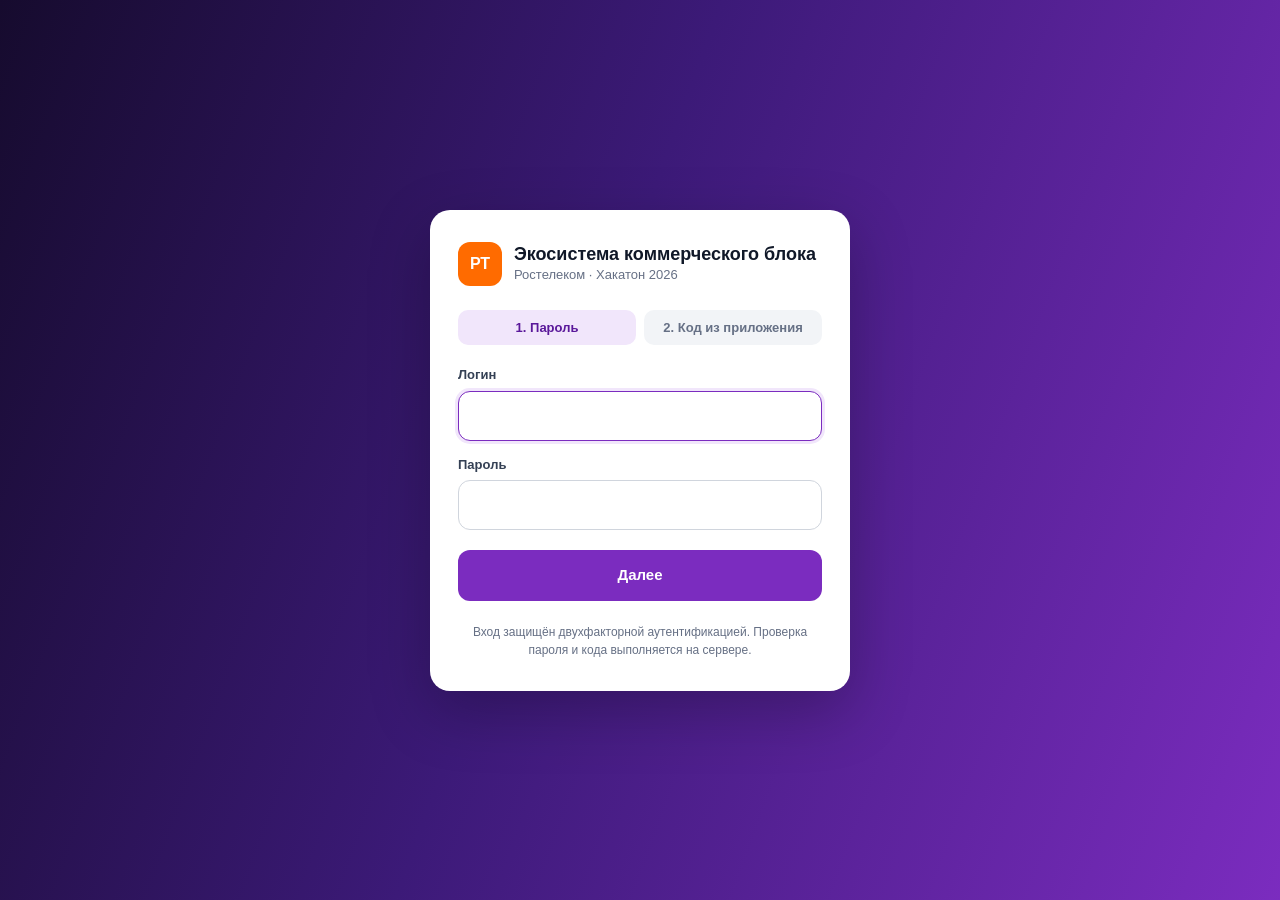
<file: login.html>
<!DOCTYPE html>
<html lang="ru">
<head>
<meta charset="UTF-8">
<meta name="viewport" content="width=device-width, initial-scale=1.0">
<meta name="robots" content="noindex">
<title>Вход · Экосистема коммерческого блока · Ростелеком</title>
<link rel="stylesheet" href="/login.css">
</head>
<body>
<main class="card">
  <div class="brand">
    <div class="logo" aria-hidden="true">РТ</div>
    <div>
      <h1>Экосистема коммерческого блока</h1>
      <p>Ростелеком · Хакатон 2026</p>
    </div>
  </div>

  <ol class="steps" aria-label="Этапы входа">
    <li id="step-1-mark" class="is-active">1. Пароль</li>
    <li id="step-2-mark">2. Код из приложения</li>
  </ol>

  <!-- Шаг 1: логин и пароль -->
  <form id="form-password" novalidate>
    <label for="username">Логин</label>
    <input id="username" name="username" autocomplete="username" autocapitalize="none"
           spellcheck="false" required maxlength="100">
    <label for="password">Пароль</label>
    <input id="password" name="password" type="password" autocomplete="current-password"
           required maxlength="1000">
    <button class="btn" type="submit">Далее</button>
  </form>

  <!-- Шаг 2: одноразовый код TOTP -->
  <form id="form-code" novalidate hidden>
    <p class="hint">Откройте Google Authenticator или Microsoft Authenticator и введите
      6-значный код для «Экосистема РТ». Код меняется каждые 30 секунд.</p>
    <label for="code">Одноразовый код</label>
    <input id="code" name="code" inputmode="numeric" pattern="[0-9]*" autocomplete="one-time-code"
           maxlength="6" required class="code-input" placeholder="000000">
    <button class="btn" type="submit">Войти</button>
    <button class="link" type="button" id="back">← Ввести логин и пароль заново</button>
  </form>

  <p id="message" class="message" role="alert" aria-live="assertive" hidden></p>
  <p class="foot">Вход защищён двухфакторной аутентификацией. Проверка пароля и кода выполняется на сервере.</p>
</main>
<script src="/login.js"></script>
</body>
</html>
</file>
<file: login.css>
/* Стили страницы входа — те же цвета, что и у основного сайта (css/style.css) */
:root {
  --purple: #7b2cbf; --purple-dark: #5a189a; --purple-soft: #f1e6fb;
  --dark: #160b2e; --orange: #ff6b00; --ink: #101828;
  --gray-700: #344054; --gray-500: #667085; --gray-300: #D0D5DD; --white: #FFFFFF;
  color-scheme: light;
}
* { box-sizing: border-box; margin: 0; padding: 0; }
body {
  font-family: "Segoe UI", Roboto, "Helvetica Neue", Arial, sans-serif;
  min-height: 100vh; display: grid; place-items: center; padding: 20px;
  background: linear-gradient(110deg, var(--dark) 0%, #3c1a78 45%, var(--purple) 100%);
  color: var(--ink); line-height: 1.5;
}
.card {
  width: 100%; max-width: 420px; background: var(--white); border-radius: 20px;
  padding: 32px 28px; box-shadow: 0 20px 60px rgba(0,0,0,.25);
}
.brand { display: flex; align-items: center; gap: 12px; margin-bottom: 24px; }
.logo {
  width: 44px; height: 44px; border-radius: 12px; flex: none;
  background: var(--orange); color: var(--white);
  display: grid; place-items: center; font-weight: 800; font-size: 16px;
}
.brand h1 { font-size: 18px; font-weight: 700; line-height: 1.25; }
.brand p { font-size: 13px; color: var(--gray-500); }
.steps { list-style: none; display: flex; gap: 8px; margin-bottom: 20px; font-size: 13px; font-weight: 600; }
.steps li { flex: 1; padding: 8px 10px; border-radius: 10px; background: #F2F4F7; color: var(--gray-500); text-align: center; }
.steps li.is-active { background: var(--purple-soft); color: var(--purple-dark); }
.steps li.is-done { background: #e7f6ec; color: #067647; }
label { display: block; font-size: 13px; font-weight: 600; color: var(--gray-700); margin: 14px 0 6px; }
input {
  width: 100%; font: inherit; font-size: 16px; padding: 12px 14px;
  border: 1.5px solid var(--gray-300); border-radius: 12px; background: var(--white); color: var(--ink);
}
input:focus { outline: none; border-color: var(--purple); box-shadow: 0 0 0 3px var(--purple-soft); }
.code-input { font-size: 26px; letter-spacing: .45em; text-align: center; font-variant-numeric: tabular-nums; }
.btn {
  width: 100%; margin-top: 20px; border: 0; cursor: pointer; font: inherit; font-weight: 600; font-size: 15px;
  padding: 14px 22px; border-radius: 12px; background: var(--purple); color: var(--white);
}
.btn:hover { background: var(--purple-dark); }
.btn:focus-visible, .link:focus-visible { outline: 3px solid var(--orange); outline-offset: 2px; }
.btn[disabled] { opacity: .6; cursor: progress; }
.link { display: block; margin: 14px auto 0; border: 0; background: none; color: var(--purple); font: inherit; font-size: 14px; cursor: pointer; }
.hint { font-size: 14px; color: var(--gray-700); background: var(--purple-soft); padding: 12px 14px; border-radius: 12px; }
.message { margin-top: 16px; padding: 10px 14px; border-radius: 10px; font-size: 14px; background: #fef3f2; color: #b42318; }
.foot { margin-top: 22px; font-size: 12px; color: var(--gray-500); text-align: center; }
[hidden] { display: none !important; }
</file>
